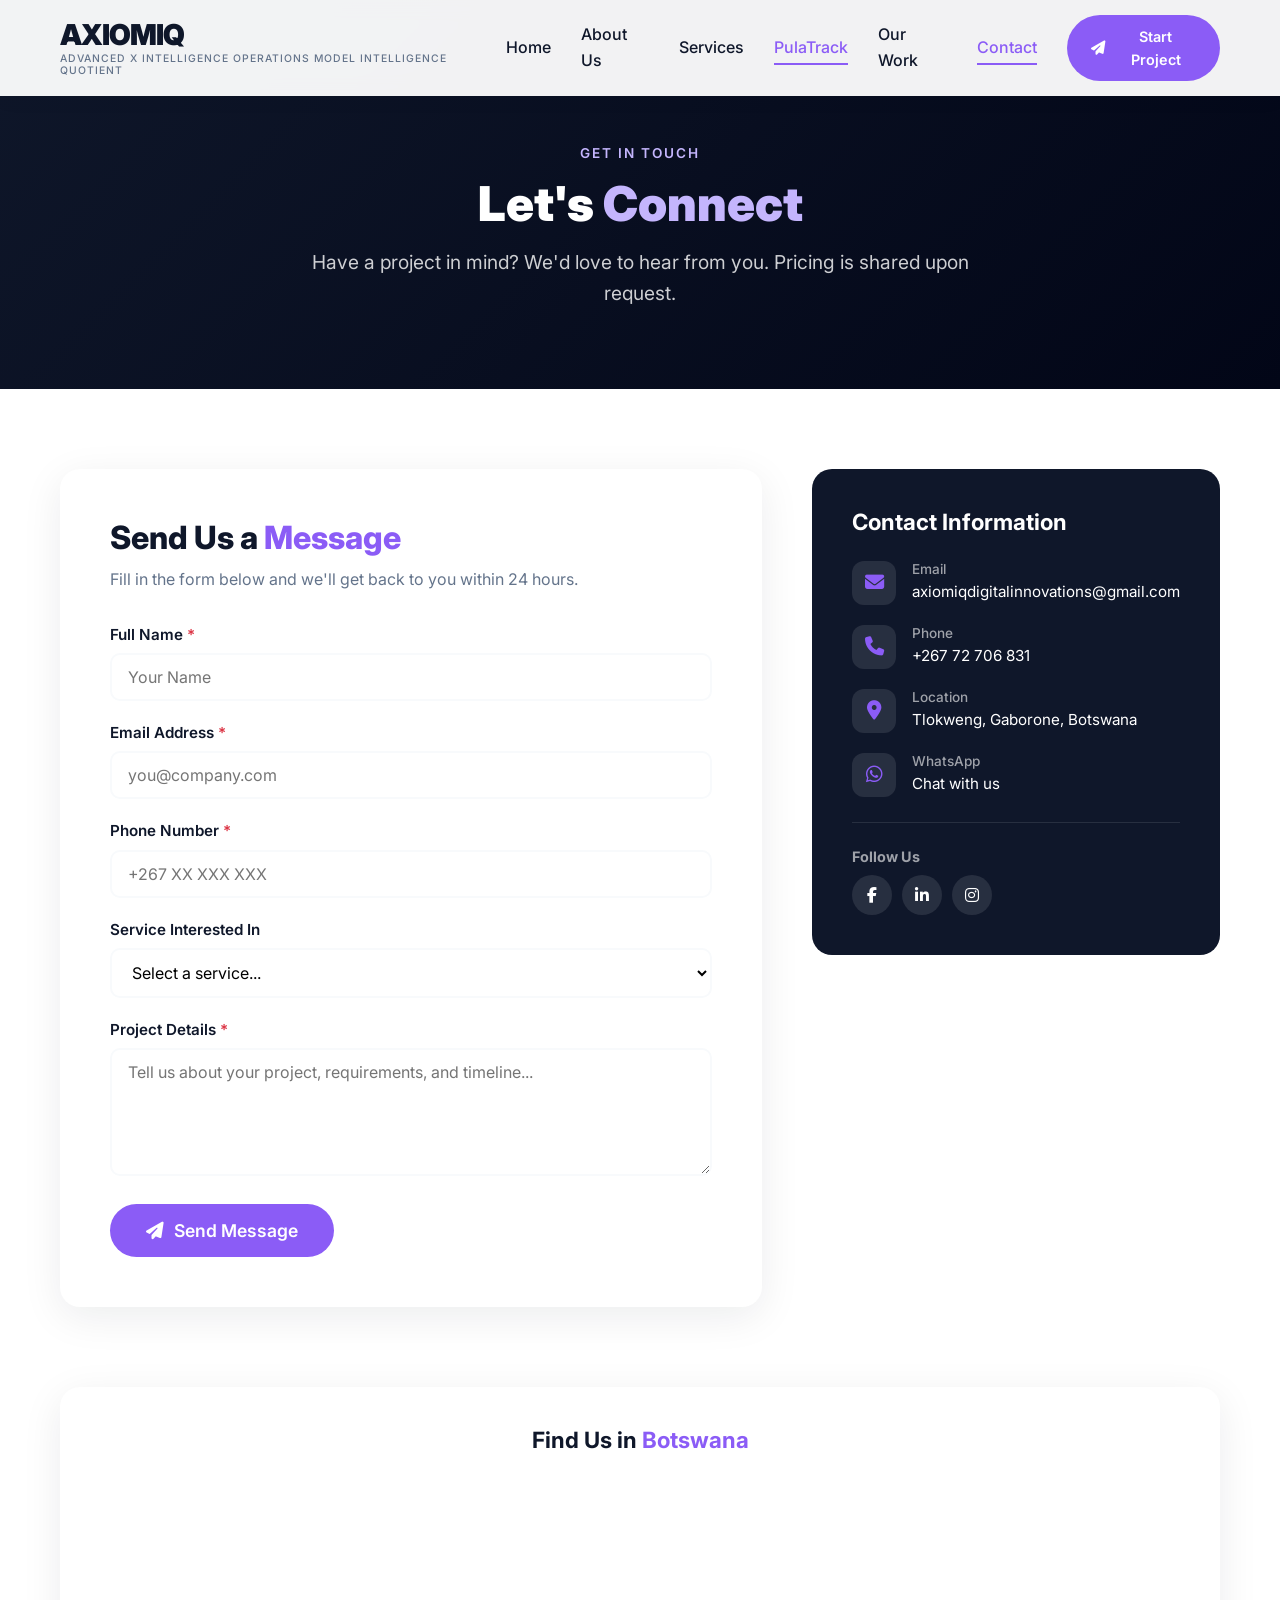
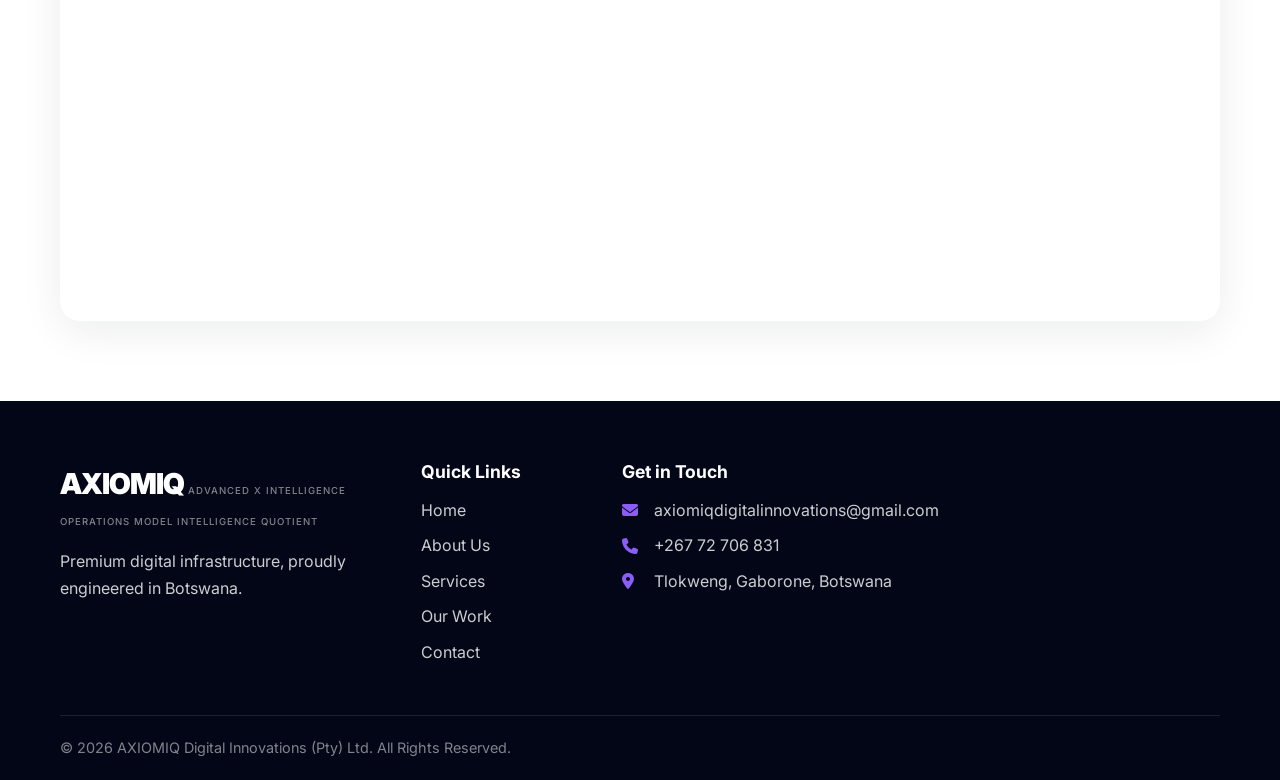
<file: contact.html>
<!DOCTYPE html>
<html lang="en">
<head>
    <meta charset="UTF-8">
    <meta name="viewport" content="width=device-width, initial-scale=1.0">
    <title>Contact AXIOMIQ</title>
    
    <link href="https://fonts.googleapis.com/css2?family=Inter:wght@300;400;500;600;700;800;900&display=swap" rel="stylesheet">
    <link rel="stylesheet" href="https://cdnjs.cloudflare.com/ajax/libs/font-awesome/6.4.0/css/all.min.css">
    <link rel="stylesheet" href="style.css">
</head>
<body>
  <header class="header">
        <nav class="navbar" role="navigation" aria-label="Main Navigation">
            <div class="nav-container">
                <div class="logo">
                    <a href="index.html" aria-label="AXIOMIQ Home">
                        <span class="logo-text">AXIOMIQ</span>
                        <span class="logo-tagline">Advanced X Intelligence Operations Model Intelligence Quotient</span>
                    </a>
                </div>
                <ul class="nav-menu" id="navMenu">
                    <li class="nav-item"><a href="index.html" class="nav-link">Home</a></li>
                    <li class="nav-item"><a href="about.html" class="nav-link">About Us</a></li>
                    <li class="nav-item"><a href="services.html" class="nav-link">Services</a></li>
                    <li class="nav-item"><a href="pulatrack.html" class="nav-link active">PulaTrack</a></li>
                    <li class="nav-item"><a href="portfolio.html" class="nav-link">Our Work</a></li>
                    <li class="nav-item"><a href="contact.html" class="nav-link">Contact</a></li>
                    <li class="nav-item">
                        <a href="contact.html" class="btn btn-primary nav-cta"><i class="fas fa-paper-plane"></i> Start Project</a>
                    </li>
                </ul>
                <div class="hamburger" id="hamburger" aria-label="Toggle Menu" role="button" tabindex="0">
                    <span class="bar"></span><span class="bar"></span><span class="bar"></span>
                </div>
            </div>
        </nav>
    </header>

    <main>
        <section class="page-hero">
            <div class="container">
                <div class="page-hero-content">
                    <span class="section-tag">Get in Touch</span>
                    <h1 class="page-hero-title">Let's <span class="highlight">Connect</span></h1>
                    <p class="page-hero-subtitle">
                        Have a project in mind? We'd love to hear from you. Pricing is shared upon request.
                    </p>
                </div>
            </div>
        </section>

        <section class="contact-section">
            <div class="container">
                <div class="contact-grid">
                    
                    <!-- Contact Form -->
                    <div class="contact-form-wrapper">
                        <h2 class="contact-form-title">Send Us a <span class="highlight">Message</span></h2>
                        <p class="contact-form-subtitle">
                            Fill in the form below and we'll get back to you within 24 hours.
                        </p>
                        
                        <form id="contactForm" class="contact-form" action="#" method="POST">
                            <div class="form-group">
                                <label for="name">Full Name <span class="required">*</span></label>
                                <input type="text" id="name" name="name" placeholder="Your Name" required>
                            </div>
                            
                            <div class="form-group">
                                <label for="email">Email Address <span class="required">*</span></label>
                                <input type="email" id="email" name="email" placeholder="you@company.com" required>
                            </div>
                            
                            <div class="form-group">
                                <label for="phone">Phone Number <span class="required">*</span></label>
                                <input type="tel" id="phone" name="phone" placeholder="+267 XX XXX XXX" required>
                            </div>
                            
                            <div class="form-group">
                                <label for="service">Service Interested In</label>
                                <select id="service" name="service">
                                    <option value="">Select a service...</option>
                                    <option value="website">Web Development</option>
                                    <option value="application">Mobile App Development</option>
                                    <option value="system">Business Systems (ERP/POS)</option>
                                    <option value="fintech">Fintech & AI Integration</option>
                                    <option value="branding">Branding & UI/UX</option>
                                    <option value="other">Other</option>
                                </select>
                            </div>
                            
                            <div class="form-group">
                                <label for="message">Project Details <span class="required">*</span></label>
                                <textarea id="message" name="message" rows="5" 
                                    placeholder="Tell us about your project, requirements, and timeline..." required></textarea>
                            </div>
                            
                            <button type="submit" class="btn btn-primary btn-large">
                                <i class="fas fa-paper-plane"></i> Send Message
                            </button>
                        </form>
                    </div>
                    
                    <!-- Contact Info -->
                    <div class="contact-info-wrapper">
                        <div class="contact-info-card">
                            <h3>Contact Information</h3>
                            
                            <div class="contact-info-item">
                                <div class="contact-info-icon">
                                    <i class="fas fa-envelope"></i>
                                </div>
                                <div>
                                    <h4>Email</h4>
                                    <a href="mailto:axiomiqdigitalinnovations@gmail.com">axiomiqdigitalinnovations@gmail.com</a>
                                </div>
                            </div>
                            
                            <div class="contact-info-item">
                                <div class="contact-info-icon">
                                    <i class="fas fa-phone"></i>
                                </div>
                                <div>
                                    <h4>Phone</h4>
                                    <a href="tel:+26772706831">+267 72 706 831</a>
                                </div>
                            </div>
                            
                            <div class="contact-info-item">
                                <div class="contact-info-icon">
                                    <i class="fas fa-map-marker-alt"></i>
                                </div>
                                <div>
                                    <h4>Location</h4>
                                    <span>Tlokweng, Gaborone, Botswana</span>
                                </div>
                            </div>
                            
                            <div class="contact-info-item">
                                <div class="contact-info-icon">
                                    <i class="fab fa-whatsapp"></i>
                                </div>
                                <div>
                                    <h4>WhatsApp</h4>
                                    <a href="https://wa.me/26772706831" target="_blank">Chat with us</a>
                                </div>
                            </div>
                            
                            <div class="contact-social">
                                <h4>Follow Us</h4>
                                <div class="social-links">
                                    <a href="#" target="_blank" aria-label="Facebook"><i class="fab fa-facebook-f"></i></a>
                                    <a href="#" target="_blank" aria-label="LinkedIn"><i class="fab fa-linkedin-in"></i></a>
                                    <a href="#" target="_blank" aria-label="Instagram"><i class="fab fa-instagram"></i></a>
                                </div>
                            </div>
                        </div>
                    </div>
                    
                </div>
            </div>
        </section>

        <!-- MAP SECTION -->
        <section class="map-section">
            <div class="container">
                <div class="map-wrapper">
                    <h3 class="map-title">Find Us in <span class="highlight">Botswana</span></h3>
                    <div class="map-container">
                        <iframe 
                            src="https://www.google.com/maps/embed?pb=!1m18!1m12!1m3!1d115403.89350027993!2d25.900000000000034!3d-24.6666667!2m3!1f0!2f0!3f0!3m2!1i1024!2i768!4f13.1!3m3!1m2!1s0x1ebb58b9e2a0105b%3A0xd10d2ca1e6eb35e0!2sGaborone%2C%20Botswana!5e0!3m2!1sen!2s!4v1700000000000" 
                            width="100%" height="400" style="border:0; border-radius: 16px;" 
                            allowfullscreen="" loading="lazy" referrerpolicy="no-referrer-when-downgrade" title="AXIOMIQ Location">
                        </iframe>
                    </div>
                </div>
            </div>
        </section>
    </main>

    <footer class="footer">
        <div class="container">
            <div class="footer-grid">
                <div class="footer-brand">
                    <div class="footer-logo">
                        <span class="logo-text">AXIOMIQ</span>
                        <span class="logo-tagline">Advanced X Intelligence Operations Model Intelligence Quotient</span>
                    </div>
                    <p class="footer-description">Premium digital infrastructure, proudly engineered in Botswana.</p>
                </div>
                <div class="footer-links">
                    <h4>Quick Links</h4>
                    <ul>
                        <li><a href="index.html">Home</a></li>
                        <li><a href="about.html">About Us</a></li>
                        <li><a href="services.html">Services</a></li>
                        <li><a href="portfolio.html">Our Work</a></li>
                        <li><a href="contact.html">Contact</a></li>
                    </ul>
                </div>
                <div class="footer-contact">
                    <h4>Get in Touch</h4>
                    <ul>
                        <li><i class="fas fa-envelope"></i> <a href="mailto:axiomiqdigitalinnovations@gmail.com">axiomiqdigitalinnovations@gmail.com</a></li>
                        <li><i class="fas fa-phone"></i> <a href="tel:+26772706831">+267 72 706 831</a></li>
                        <li><i class="fas fa-map-marker-alt"></i> <span>Tlokweng, Gaborone, Botswana</span></li>
                    </ul>
                </div>
            </div>
            <div class="footer-bottom">
                <p>&copy; 2026 AXIOMIQ Digital Innovations (Pty) Ltd. All Rights Reserved.</p>
            </div>
        </div>
    </footer>
    <script src="js/script.js"></script>
</body>
</html>
</file>
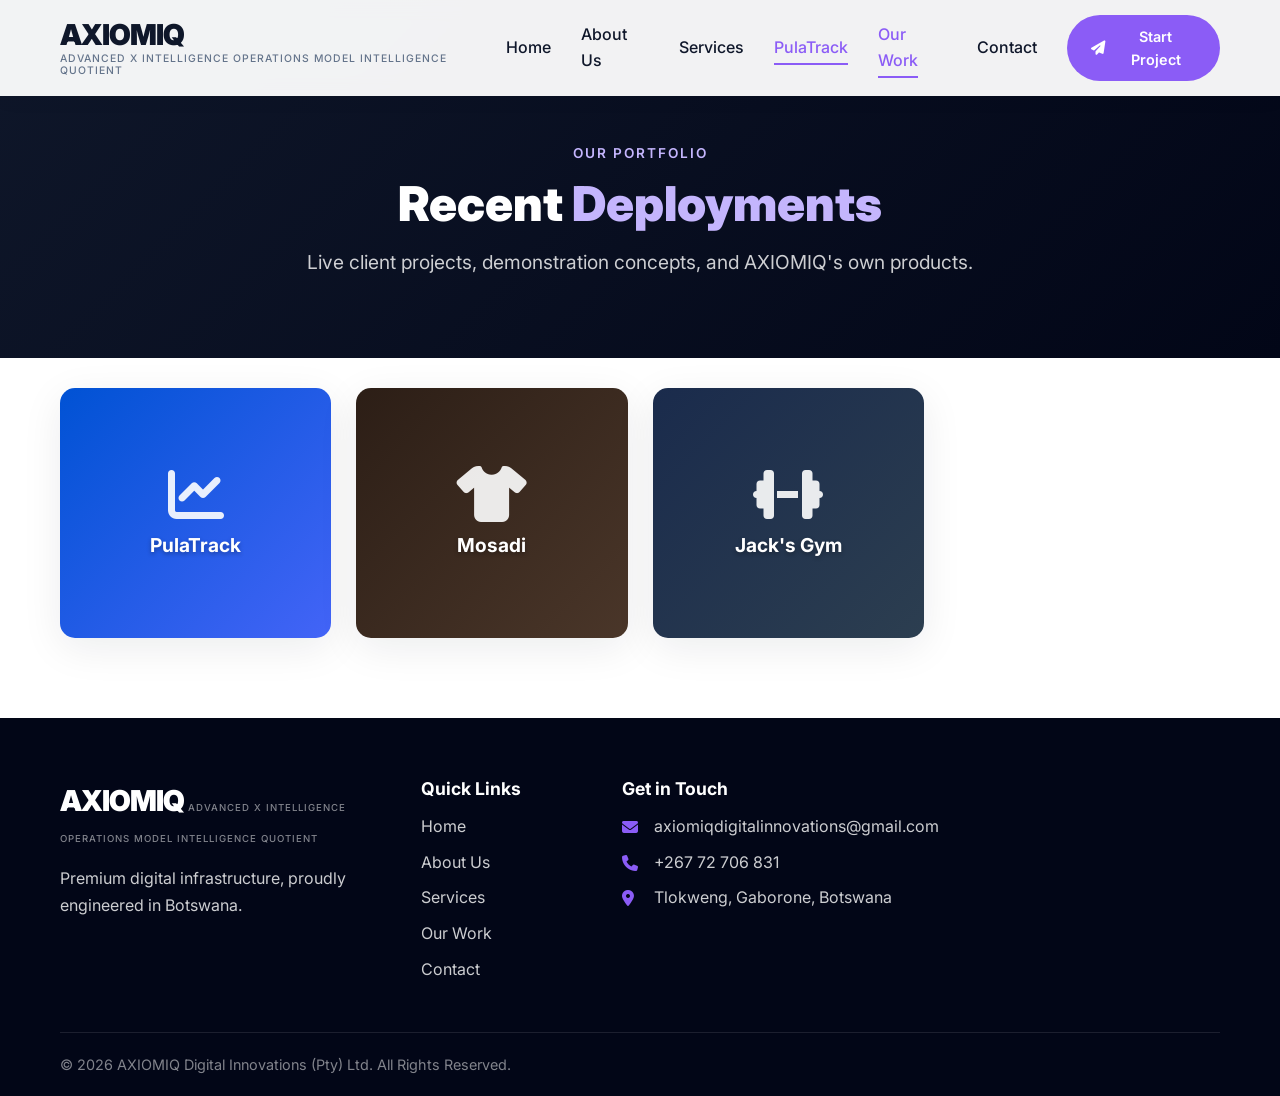
<file: portfolio.html>
<!DOCTYPE html>
<html lang="en">
<head>
    <meta charset="UTF-8">
    <meta name="viewport" content="width=device-width, initial-scale=1.0">
    <title>Our Work - AXIOMIQ</title>
    
    <link href="https://fonts.googleapis.com/css2?family=Inter:wght@300;400;500;600;700;800;900&display=swap" rel="stylesheet">
    <link rel="stylesheet" href="https://cdnjs.cloudflare.com/ajax/libs/font-awesome/6.4.0/css/all.min.css">
    <link rel="stylesheet" href="style.css">
</head>
<body>
     <header class="header">
        <nav class="navbar" role="navigation" aria-label="Main Navigation">
            <div class="nav-container">
                <div class="logo">
                    <a href="index.html" aria-label="AXIOMIQ Home">
                        <span class="logo-text">AXIOMIQ</span>
                        <span class="logo-tagline">Advanced X Intelligence Operations Model Intelligence Quotient</span>
                    </a>
                </div>
                <ul class="nav-menu" id="navMenu">
                    <li class="nav-item"><a href="index.html" class="nav-link">Home</a></li>
                    <li class="nav-item"><a href="about.html" class="nav-link">About Us</a></li>
                    <li class="nav-item"><a href="services.html" class="nav-link">Services</a></li>
                    <li class="nav-item"><a href="pulatrack.html" class="nav-link active">PulaTrack</a></li>
                    <li class="nav-item"><a href="portfolio.html" class="nav-link">Our Work</a></li>
                    <li class="nav-item"><a href="contact.html" class="nav-link">Contact</a></li>
                    <li class="nav-item">
                        <a href="contact.html" class="btn btn-primary nav-cta"><i class="fas fa-paper-plane"></i> Start Project</a>
                    </li>
                </ul>
                <div class="hamburger" id="hamburger" aria-label="Toggle Menu" role="button" tabindex="0">
                    <span class="bar"></span><span class="bar"></span><span class="bar"></span>
                </div>
            </div>
        </nav>
    </header>
    <main>
        <section class="page-hero">
            <div class="container">
                <div class="page-hero-content">
                    <span class="section-tag">Our Portfolio</span>
                    <h1 class="page-hero-title">Recent <span class="highlight">Deployments</span></h1>
                    <p class="page-hero-subtitle">
                        Live client projects, demonstration concepts, and AXIOMIQ's own products.
                    </p>
                </div>
            </div>
        </section>

        <section class="portfolio-grid-full">
            <div class="container">
                <div class="portfolio-grid">
                    
                    <!-- PulaTrack -->
                    <div class="portfolio-item">
                        <div class="project-thumbnail" style="background: linear-gradient(135deg, #0052D4, #4364F7);">
                            <div class="thumbnail-content">
                                <i class="fas fa-chart-line"></i>
                                <span>PulaTrack</span>
                            </div>
                        </div>
                        <div class="portfolio-overlay">
                            <div class="project-header">
                                <i class="fas fa-star"></i>
                                <h4>PulaTrack App</h4>
                            </div>
                            <p>AI-powered smart money tracking for Botswana. Live with active users.</p>
                            <div class="portfolio-tags">
                                <span class="portfolio-tag">Flutter</span>
                                <span class="portfolio-tag">AI</span>
                                <span class="portfolio-tag">Fintech</span>
                            </div>
                        </div>
                    </div>

                    <!-- Mosadi -->
                    <div class="portfolio-item">
                        <div class="project-thumbnail" style="background: linear-gradient(135deg, #2c1e16, #4a3629);">
                            <div class="thumbnail-content">
                                <i class="fas fa-tshirt"></i>
                                <span>Mosadi</span>
                            </div>
                        </div>
                        <div class="portfolio-overlay">
                            <div class="project-header">
                                <i class="fas fa-globe"></i>
                                <h4>Mosadi Clothing Studios</h4>
                            </div>
                            <p>Premium brand website & e-commerce UI for a Botswana fashion label.</p>
                            <div class="portfolio-tags">
                                <span class="portfolio-tag">HTML/CSS</span>
                                <span class="portfolio-tag">UI/UX</span>
                            </div>
                        </div>
                    </div>

                    <!-- Jack's Gym -->
                    <div class="portfolio-item">
                        <div class="project-thumbnail" style="background: linear-gradient(135deg, #1A2B4C, #2C3E50);">
                            <div class="thumbnail-content">
                                <i class="fas fa-dumbbell"></i>
                                <span>Jack's Gym</span>
                            </div>
                        </div>
                        <div class="portfolio-overlay">
                            <div class="project-header">
                                <i class="fas fa-mobile-alt"></i>
                                <h4>Jack's Gym App</h4>
                            </div>
                            <p>Dedicated membership & scheduling mobile app (In Development).</p>
                            <div class="portfolio-tags">
                                <span class="portfolio-tag">React Native</span>
                                <span class="portfolio-tag">App</span>
                            </div>
                        </div>
                    </div>

                </div>
            </div>
        </section>
    </main>

    <footer class="footer">
        <div class="container">
            <div class="footer-grid">
                <div class="footer-brand">
                    <div class="footer-logo">
                        <span class="logo-text">AXIOMIQ</span>
                        <span class="logo-tagline">Advanced X Intelligence Operations Model Intelligence Quotient</span>
                    </div>
                    <p class="footer-description">Premium digital infrastructure, proudly engineered in Botswana.</p>
                </div>
                <div class="footer-links">
                    <h4>Quick Links</h4>
                    <ul>
                        <li><a href="index.html">Home</a></li>
                        <li><a href="about.html">About Us</a></li>
                        <li><a href="services.html">Services</a></li>
                        <li><a href="portfolio.html">Our Work</a></li>
                        <li><a href="contact.html">Contact</a></li>
                    </ul>
                </div>
                <div class="footer-contact">
                    <h4>Get in Touch</h4>
                    <ul>
                        <li><i class="fas fa-envelope"></i> <a href="mailto:axiomiqdigitalinnovations@gmail.com">axiomiqdigitalinnovations@gmail.com</a></li>
                        <li><i class="fas fa-phone"></i> <a href="tel:+26772706831">+267 72 706 831</a></li>
                        <li><i class="fas fa-map-marker-alt"></i> <span>Tlokweng, Gaborone, Botswana</span></li>
                    </ul>
                </div>
            </div>
            <div class="footer-bottom">
                <p>&copy; 2026 AXIOMIQ Digital Innovations (Pty) Ltd. All Rights Reserved.</p>
            </div>
        </div>
    </footer>
    <script src="js/script.js"></script>
</body>
</html>
</file>
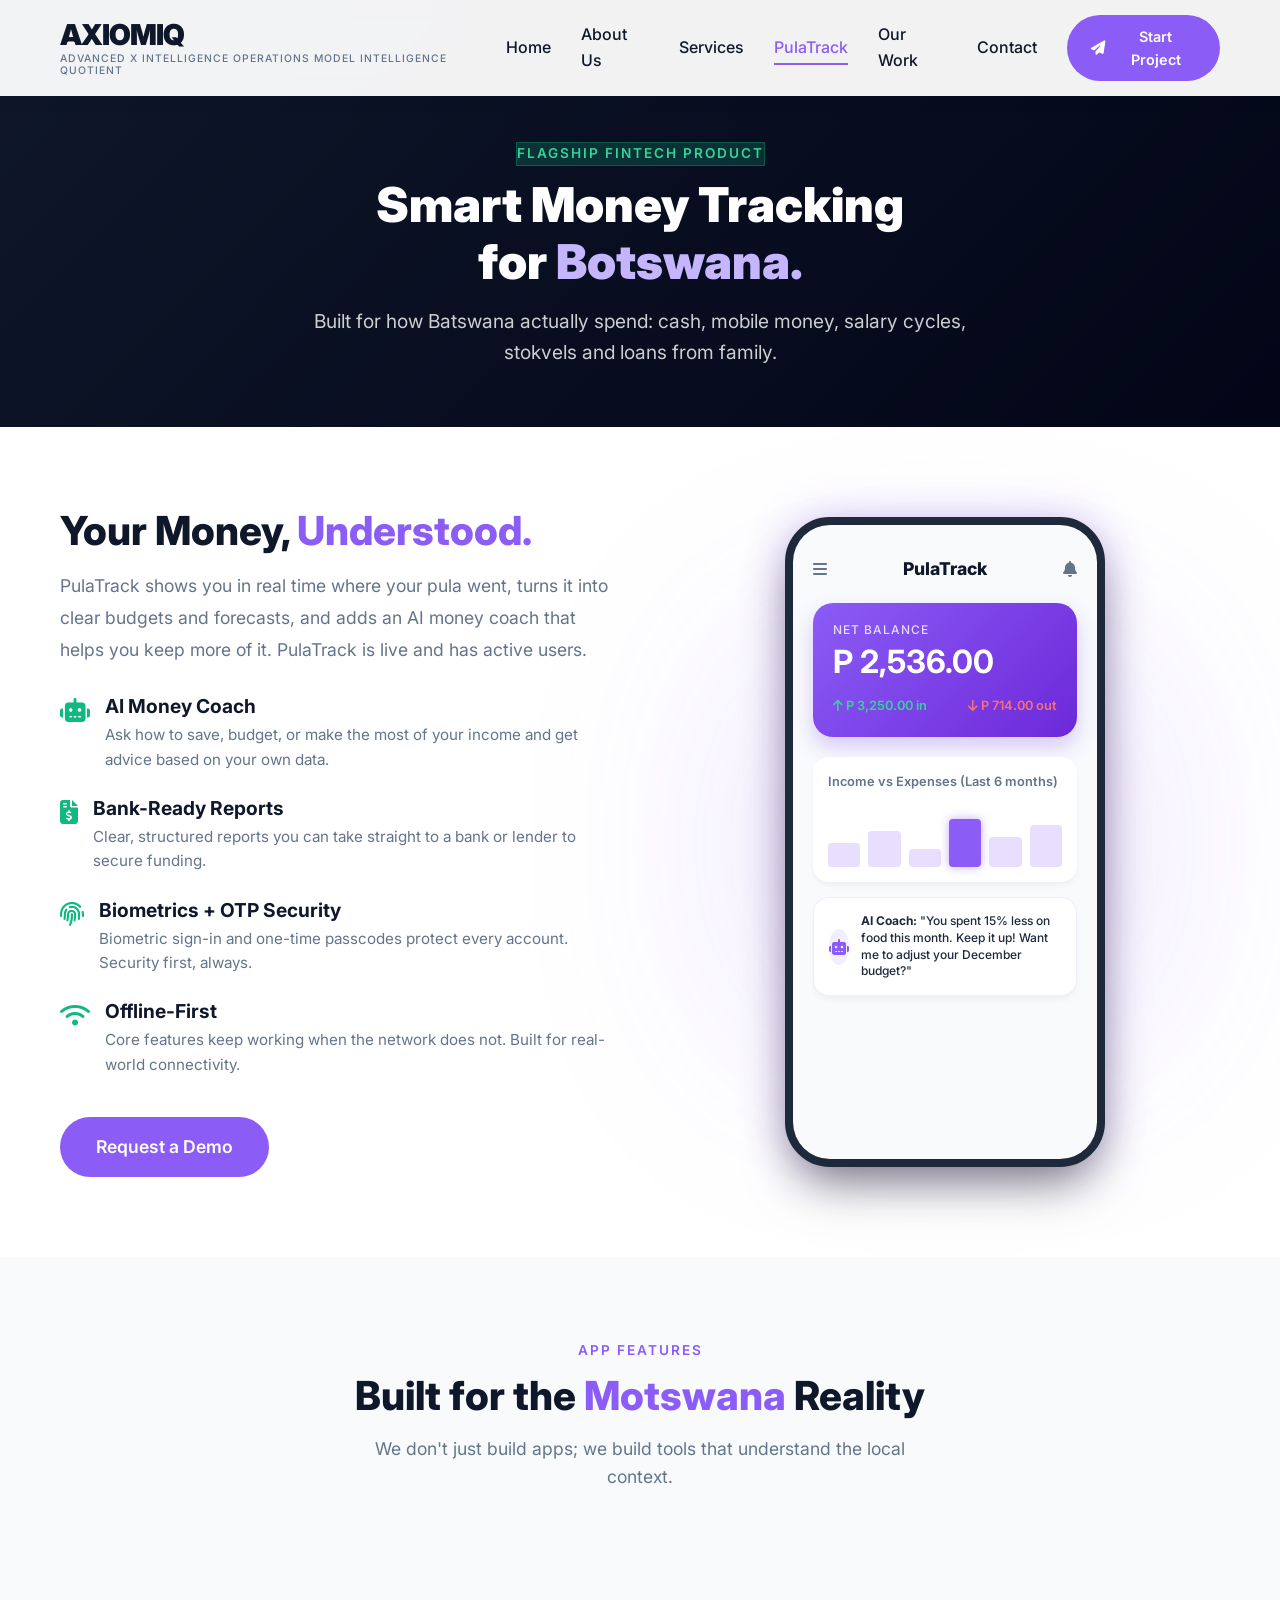
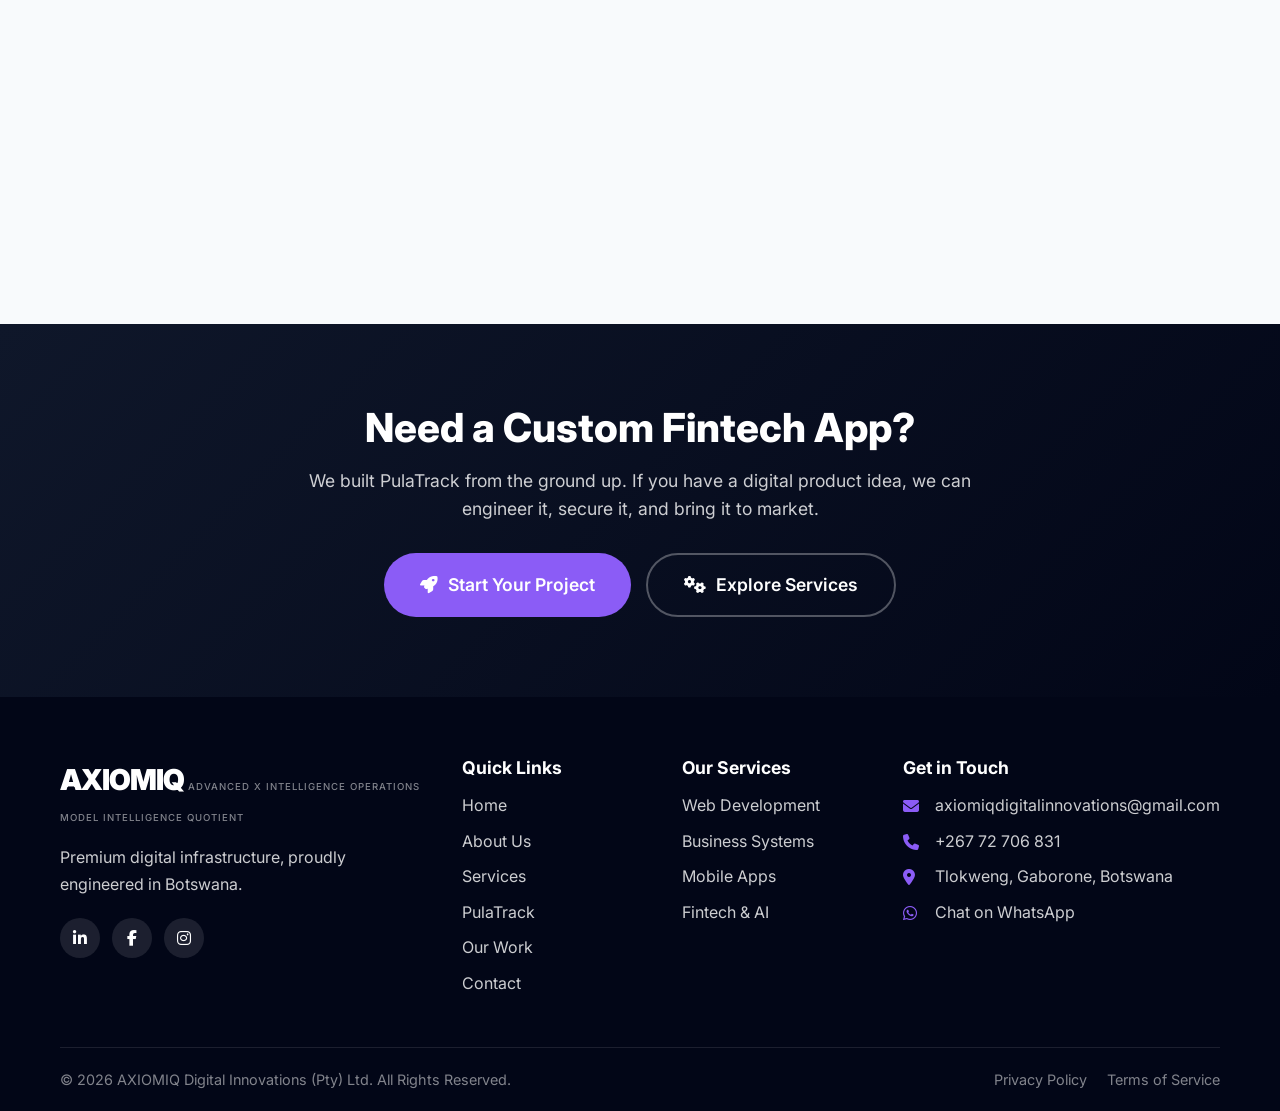
<file: pulatrack.html>
<!DOCTYPE html>
<html lang="en">
<head>
    <meta charset="UTF-8">
    <meta name="viewport" content="width=device-width, initial-scale=1.0">
    <title>PulaTrack | AXIOMIQ Flagship Fintech</title>
    
    <meta name="description" content="PulaTrack is a budgeting and money-tracking app built for how Batswana actually spend. AI money coach, bank-ready reports, and offline-first security.">
    
    <link href="https://fonts.googleapis.com/css2?family=Inter:wght@300;400;500;600;700;800;900&display=swap" rel="stylesheet">
    <link rel="stylesheet" href="https://cdnjs.cloudflare.com/ajax/libs/font-awesome/6.4.0/css/all.min.css">
    <link rel="stylesheet" href="style.css">
    
    <!-- Custom CSS just for the Phone Mockup -->
    <style>
        .phone-mockup-wrapper {
            display: flex;
            justify-content: center;
            position: relative;
        }
        .phone-mockup {
            width: 320px;
            height: 650px;
            background-color: #000;
            border-radius: 45px;
            border: 8px solid #1E293B;
            position: relative;
            overflow: hidden;
            box-shadow: 0 25px 50px -12px rgba(0, 0, 0, 0.5), 0 0 40px rgba(139, 92, 246, 0.3);
            z-index: 2;
        }
        /* Screen UI */
        .screen {
            background-color: #F8FAFC;
            height: 100%;
            padding: 20px;
            display: flex;
            flex-direction: column;
            font-family: 'Inter', sans-serif;
            overflow-y: auto;
        }
        .screen-header {
            display: flex;
            justify-content: space-between;
            align-items: center;
            margin-bottom: 20px;
            margin-top: 10px;
        }
        .balance-card {
            background: linear-gradient(135deg, #8B5CF6, #6D28D9);
            border-radius: 20px;
            padding: 20px;
            color: white;
            margin-bottom: 20px;
            box-shadow: 0 10px 20px rgba(139, 92, 246, 0.3);
        }
        .balance-card h4 { color: rgba(255,255,255,0.8); font-size: 0.75rem; font-weight: 500; letter-spacing: 1px; margin-bottom: 5px; }
        .balance-card h2 { color: white; font-size: 2rem; font-weight: 700; margin-bottom: 15px; }
        .balance-stats { display: flex; justify-content: space-between; font-size: 0.8rem; font-weight: 600; }
        .balance-stats .in { color: #34D399; }
        .balance-stats .out { color: #F87171; }
        
        .chart-card {
            background: white;
            border-radius: 16px;
            padding: 15px;
            margin-bottom: 15px;
            box-shadow: 0 4px 6px -1px rgba(0,0,0,0.05);
        }
        .chart-card p { font-size: 0.8rem; color: #64748B; margin-bottom: 15px; font-weight: 600; }
        .bars { display: flex; align-items: flex-end; gap: 8px; height: 60px; }
        .bar { flex: 1; background: rgba(139, 92, 246, 0.2); border-radius: 4px; }
        .bar.active { background: #8B5CF6; box-shadow: 0 0 10px rgba(139, 92, 246, 0.5); }

        .ai-chat {
            background: white;
            border-radius: 16px;
            padding: 15px;
            display: flex;
            gap: 12px;
            align-items: center;
            box-shadow: 0 4px 6px -1px rgba(0,0,0,0.05);
            border: 1px solid rgba(139, 92, 246, 0.1);
        }
        .ai-avatar {
            width: 36px; height: 36px;
            background: rgba(139, 92, 246, 0.1);
            border-radius: 50%;
            display: flex; justify-content: center; align-items: center;
            color: #8B5CF6; font-size: 1rem;
        }
        .ai-chat p { font-size: 0.75rem; color: #1E293B; line-height: 1.4; font-weight: 500; }

        .glow-bg {
            position: absolute;
            top: 50%; left: 50%;
            transform: translate(-50%, -50%);
            width: 400px; height: 400px;
            background: #8B5CF6;
            filter: blur(120px);
            opacity: 0.15;
            z-index: 1;
        }

        /* Custom list icon */
        .feature-list li { display: flex; gap: 15px; margin-bottom: 25px; align-items: flex-start; }
        .feature-list i { color: var(--accent); font-size: 1.5rem; margin-top: 3px; }
        .feature-list h4 { font-size: 1.2rem; margin-bottom: 5px; }
        .feature-list p { color: var(--gray); font-size: 0.95rem; }
    </style>
</head>
<body>
    <!-- HEADER -->
    <header class="header">
        <nav class="navbar" role="navigation" aria-label="Main Navigation">
            <div class="nav-container">
                <div class="logo">
                    <a href="index.html" aria-label="AXIOMIQ Home">
                        <span class="logo-text">AXIOMIQ</span>
                        <span class="logo-tagline">Advanced X Intelligence Operations Model Intelligence Quotient</span>
                    </a>
                </div>
                <ul class="nav-menu" id="navMenu">
                    <li class="nav-item"><a href="index.html" class="nav-link">Home</a></li>
                    <li class="nav-item"><a href="about.html" class="nav-link">About Us</a></li>
                    <li class="nav-item"><a href="services.html" class="nav-link">Services</a></li>
                    <li class="nav-item"><a href="pulatrack.html" class="nav-link active">PulaTrack</a></li>
                    <li class="nav-item"><a href="portfolio.html" class="nav-link">Our Work</a></li>
                    <li class="nav-item"><a href="contact.html" class="nav-link">Contact</a></li>
                    <li class="nav-item">
                        <a href="contact.html" class="btn btn-primary nav-cta"><i class="fas fa-paper-plane"></i> Start Project</a>
                    </li>
                </ul>
                <div class="hamburger" id="hamburger" aria-label="Toggle Menu" role="button" tabindex="0">
                    <span class="bar"></span><span class="bar"></span><span class="bar"></span>
                </div>
            </div>
        </nav>
    </header>

    <main>
        <!-- PAGE HERO -->
        <section class="page-hero" style="padding-bottom: 60px;">
            <div class="container">
                <div class="page-hero-content">
                    <span class="section-tag" style="background: rgba(16, 185, 129, 0.2); color: #34D399; border: 1px solid rgba(16,185,129,0.3);">Flagship Fintech Product</span>
                    <h1 class="page-hero-title">Smart Money Tracking <br>for <span class="highlight">Botswana.</span></h1>
                    <p class="page-hero-subtitle">
                        Built for how Batswana actually spend: cash, mobile money, salary cycles, stokvels and loans from family. 
                    </p>
                </div>
            </div>
        </section>

        <!-- APP SHOWCASE -->
        <section class="services-overview" style="padding: 80px 0;">
            <div class="container">
                <div class="partnership-grid">
                    
                    <!-- Text Content -->
                    <div class="partnership-content">
                        <h2 class="section-title">Your Money, <span class="highlight">Understood.</span></h2>
                        <p class="partnership-description">
                            PulaTrack shows you in real time where your pula went, turns it into clear budgets and forecasts, and adds an AI money coach that helps you keep more of it. PulaTrack is live and has active users.
                        </p>
                        
                        <ul class="feature-list">
                            <li>
                                <i class="fas fa-robot"></i>
                                <div>
                                    <h4>AI Money Coach</h4>
                                    <p>Ask how to save, budget, or make the most of your income and get advice based on your own data.</p>
                                </div>
                            </li>
                            <li>
                                <i class="fas fa-file-invoice-dollar"></i>
                                <div>
                                    <h4>Bank-Ready Reports</h4>
                                    <p>Clear, structured reports you can take straight to a bank or lender to secure funding.</p>
                                </div>
                            </li>
                            <li>
                                <i class="fas fa-fingerprint"></i>
                                <div>
                                    <h4>Biometrics + OTP Security</h4>
                                    <p>Biometric sign-in and one-time passcodes protect every account. Security first, always.</p>
                                </div>
                            </li>
                            <li>
                                <i class="fas fa-wifi"></i>
                                <div>
                                    <h4>Offline-First</h4>
                                    <p>Core features keep working when the network does not. Built for real-world connectivity.</p>
                                </div>
                            </li>
                        </ul>
                        
                        <div style="margin-top: 40px;">
                            <a href="contact.html" class="btn btn-primary btn-large">Request a Demo</a>
                        </div>
                    </div>

                    <!-- Custom Phone Mockup -->
                    <div class="phone-mockup-wrapper">
                        <div class="glow-bg"></div>
                        <div class="phone-mockup">
                            <div class="screen">
                                <!-- Fake UI Header -->
                                <div class="screen-header">
                                    <i class="fas fa-bars" style="color: #64748B;"></i>
                                    <div style="font-weight: 800; color: #0F172A; font-size: 1.1rem;">PulaTrack</div>
                                    <i class="fas fa-bell" style="color: #64748B;"></i>
                                </div>
                                
                                <!-- Balance Card -->
                                <div class="balance-card">
                                    <h4>NET BALANCE</h4>
                                    <h2>P 2,536.00</h2>
                                    <div class="balance-stats">
                                        <span class="in"><i class="fas fa-arrow-up"></i> P 3,250.00 in</span>
                                        <span class="out"><i class="fas fa-arrow-down"></i> P 714.00 out</span>
                                    </div>
                                </div>

                                <!-- Chart Card -->
                                <div class="chart-card">
                                    <p>Income vs Expenses (Last 6 months)</p>
                                    <div class="bars">
                                        <div class="bar" style="height: 40%;"></div>
                                        <div class="bar" style="height: 60%;"></div>
                                        <div class="bar" style="height: 30%;"></div>
                                        <div class="bar active" style="height: 80%;"></div>
                                        <div class="bar" style="height: 50%;"></div>
                                        <div class="bar" style="height: 70%;"></div>
                                    </div>
                                </div>

                                <!-- AI Chat Snippet -->
                                <div class="ai-chat">
                                    <div class="ai-avatar"><i class="fas fa-robot"></i></div>
                                    <p><strong>AI Coach:</strong> "You spent 15% less on food this month. Keep it up! Want me to adjust your December budget?"</p>
                                </div>
                            </div>
                        </div>
                    </div>

                </div>
            </div>
        </section>

        <!-- DEEP DIVE FEATURES GRID -->
        <section class="portfolio-teaser" style="padding: 80px 0;">
            <div class="container">
                <div class="section-header">
                    <span class="section-tag">App Features</span>
                    <h2 class="section-title">Built for the <span class="highlight">Motswana</span> Reality</h2>
                    <p class="section-subtitle">We don't just build apps; we build tools that understand the local context.</p>
                </div>

                <div class="services-grid">
                    <!-- Feature 1 -->
                    <div class="service-card">
                        <div class="service-icon"><i class="fas fa-chart-pie"></i></div>
                        <h3 class="service-title">Dashboard</h3>
                        <p class="service-description">Net balance, income, expenses, and savings at a glance. See exactly where your money is moving in real-time.</p>
                    </div>
                    <!-- Feature 2 -->
                    <div class="service-card">
                        <div class="service-icon"><i class="fas fa-chart-line"></i></div>
                        <h3 class="service-title">Budget & Forecast</h3>
                        <p class="service-description">Set monthly limits and see a 3-month projection. Know exactly where you're headed before the month ends.</p>
                    </div>
                    <!-- Feature 3 -->
                    <div class="service-card">
                        <div class="service-icon"><i class="fas fa-comment-dots"></i></div>
                        <h3 class="service-title">AI Money Coach</h3>
                        <p class="service-description">A personal money coach inside the app. Ask questions and get personalised financial guidance on the spot.</p>
                    </div>
                </div>
            </div>
        </section>

        <!-- CTA SECTION -->
        <section class="cta-section">
            <div class="container">
                <div class="cta-content">
                    <h2 class="cta-title">Need a Custom Fintech App?</h2>
                    <p class="cta-description">
                        We built PulaTrack from the ground up. If you have a digital product idea, we can engineer it, secure it, and bring it to market.
                    </p>
                    <div class="cta-buttons">
                        <a href="contact.html" class="btn btn-primary btn-large">
                            <i class="fas fa-rocket"></i> Start Your Project
                        </a>
                        <a href="services.html" class="btn btn-secondary btn-large">
                            <i class="fas fa-cogs"></i> Explore Services
                        </a>
                    </div>
                </div>
            </div>
        </section>
    </main>

    <!-- FOOTER -->
    <footer class="footer">
        <div class="container">
            <div class="footer-grid">
                <div class="footer-brand">
                    <div class="footer-logo">
                        <span class="logo-text">AXIOMIQ</span>
                        <span class="logo-tagline">Advanced X Intelligence Operations Model Intelligence Quotient</span>
                    </div>
                    <p class="footer-description">Premium digital infrastructure, proudly engineered in Botswana.</p>
                    <div class="footer-social">
                        <a href="#" aria-label="LinkedIn" target="_blank"><i class="fab fa-linkedin-in"></i></a>
                        <a href="#" aria-label="Facebook" target="_blank"><i class="fab fa-facebook-f"></i></a>
                        <a href="#" aria-label="Instagram" target="_blank"><i class="fab fa-instagram"></i></a>
                    </div>
                </div>
                <div class="footer-links">
                    <h4>Quick Links</h4>
                    <ul>
                        <li><a href="index.html">Home</a></li>
                        <li><a href="about.html">About Us</a></li>
                        <li><a href="services.html">Services</a></li>
                        <li><a href="pulatrack.html">PulaTrack</a></li>
                        <li><a href="portfolio.html">Our Work</a></li>
                        <li><a href="contact.html">Contact</a></li>
                    </ul>
                </div>
                <div class="footer-links">
                    <h4>Our Services</h4>
                    <ul>
                        <li><a href="services.html">Web Development</a></li>
                        <li><a href="services.html">Business Systems</a></li>
                        <li><a href="services.html">Mobile Apps</a></li>
                        <li><a href="services.html">Fintech & AI</a></li>
                    </ul>
                </div>
                <div class="footer-contact">
                    <h4>Get in Touch</h4>
                    <ul>
                        <li><i class="fas fa-envelope"></i> <a href="mailto:axiomiqdigitalinnovations@gmail.com">axiomiqdigitalinnovations@gmail.com</a></li>
                        <li><i class="fas fa-phone"></i> <a href="tel:+26772706831">+267 72 706 831</a></li>
                        <li><i class="fas fa-map-marker-alt"></i> <span>Tlokweng, Gaborone, Botswana</span></li>
                        <li><i class="fab fa-whatsapp"></i> <a href="https://wa.me/26772706831">Chat on WhatsApp</a></li>
                    </ul>
                </div>
            </div>
            <div class="footer-bottom">
                <p>&copy; 2026 AXIOMIQ Digital Innovations (Pty) Ltd. All Rights Reserved.</p>
                <div class="footer-bottom-links">
                    <a href="#">Privacy Policy</a>
                    <a href="#">Terms of Service</a>
                </div>
            </div>
        </div>
    </footer>

    <script src="js/script.js"></script>
</body>
</html>
</file>
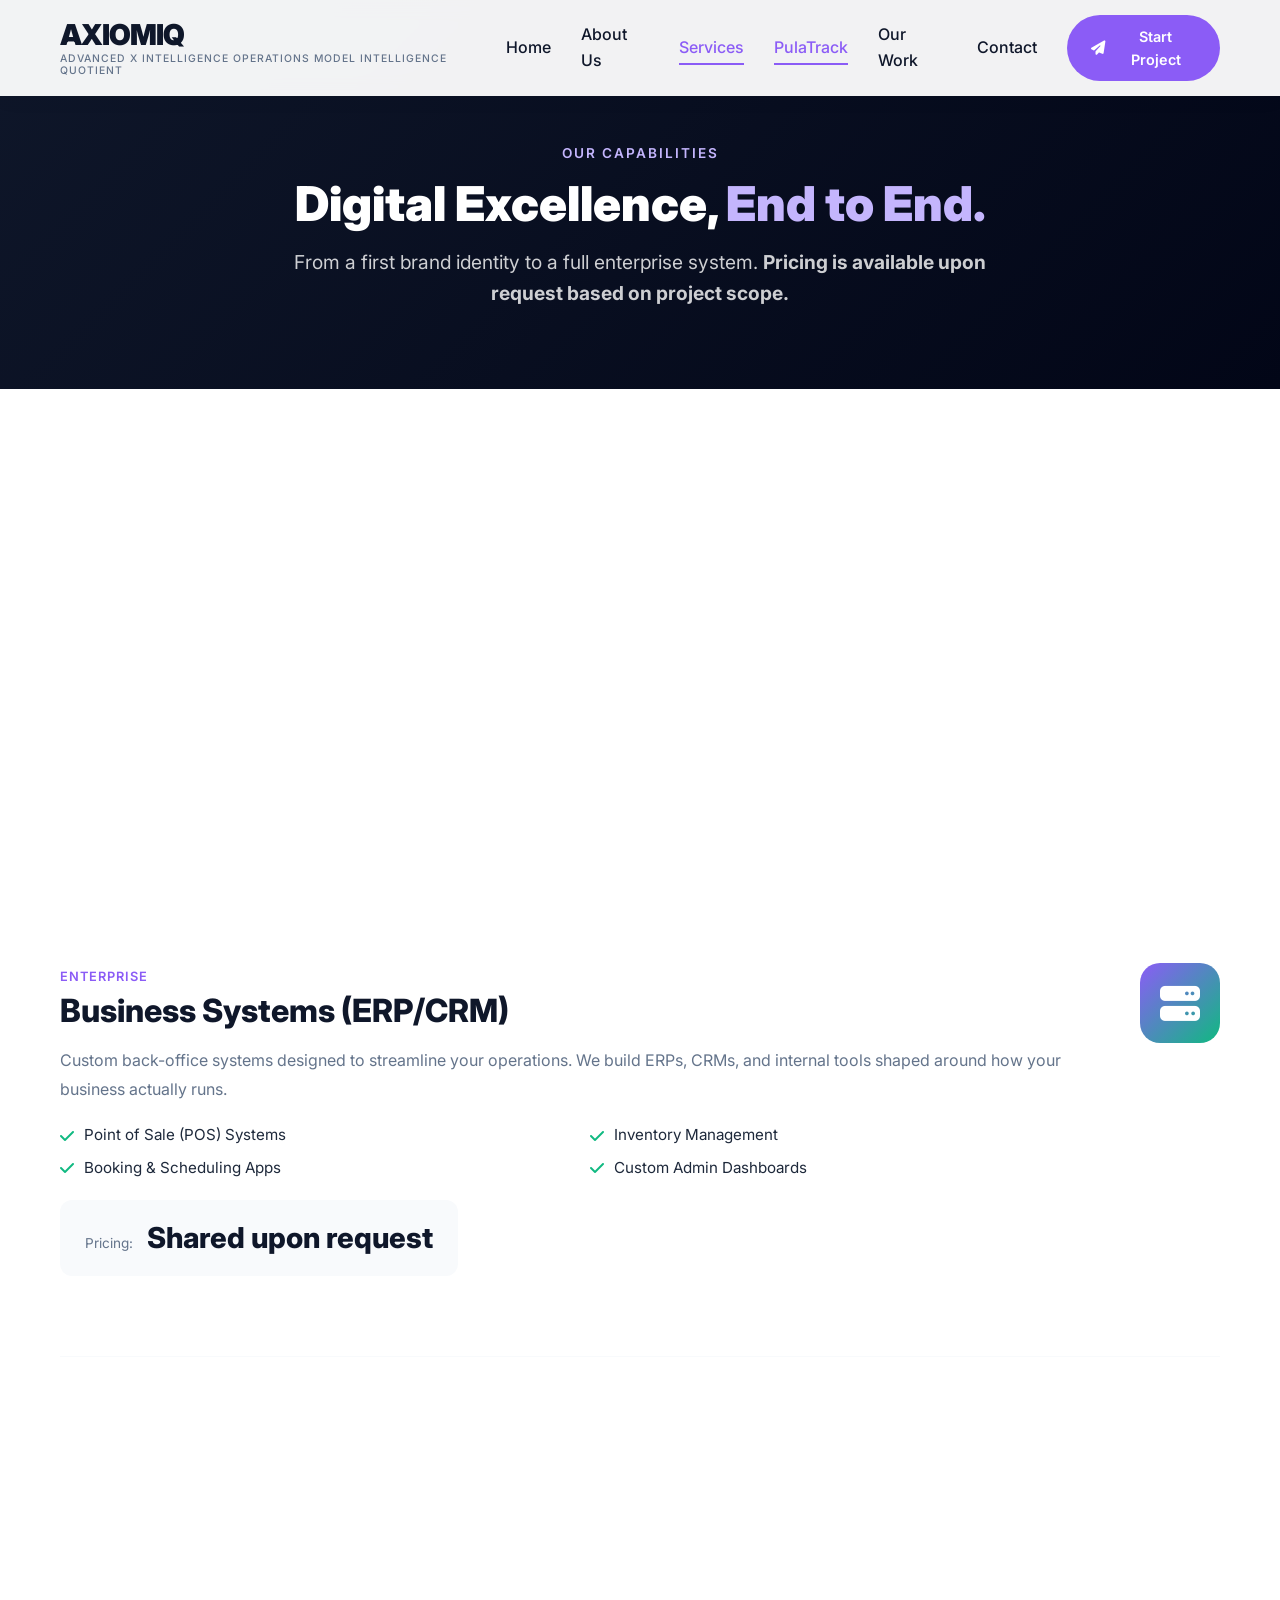
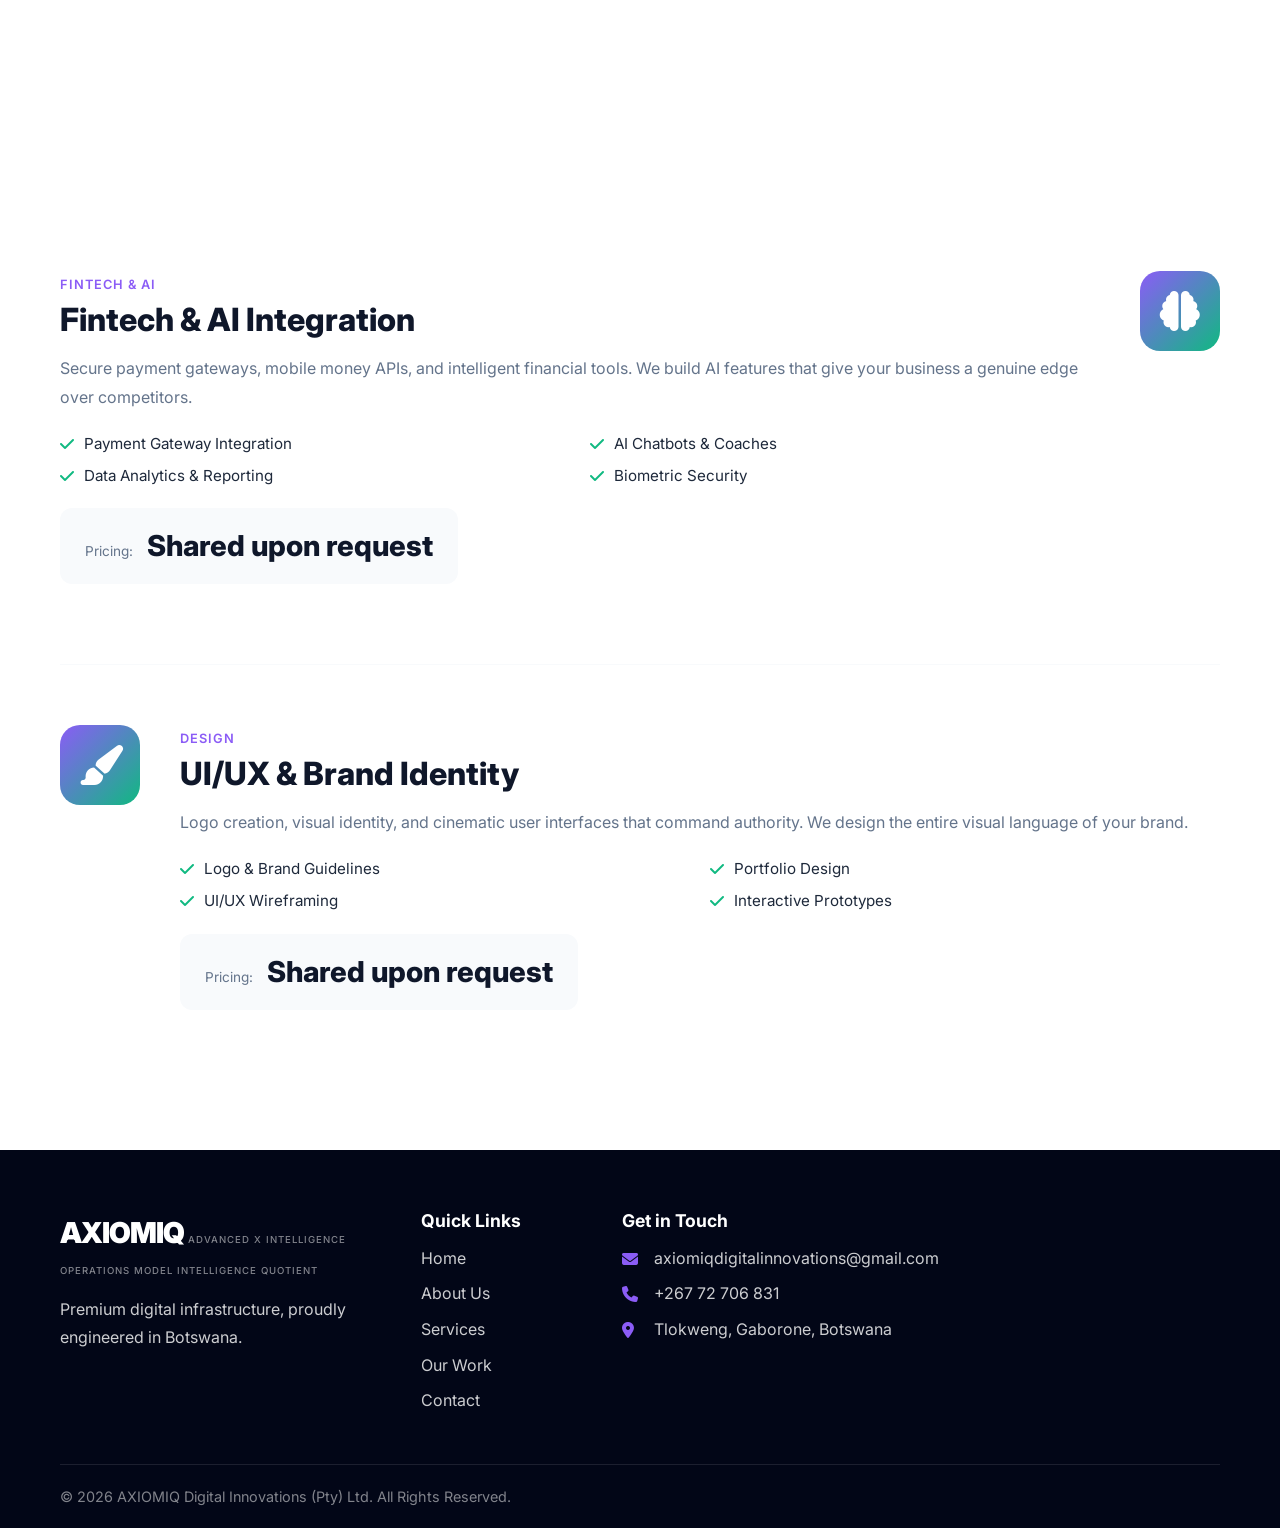
<file: services.html>
<!DOCTYPE html>
<html lang="en">
<head>
    <meta charset="UTF-8">
    <meta name="viewport" content="width=device-width, initial-scale=1.0">
    <title>Services - AXIOMIQ</title>
    
    <link href="https://fonts.googleapis.com/css2?family=Inter:wght@300;400;500;600;700;800;900&display=swap" rel="stylesheet">
    <link rel="stylesheet" href="https://cdnjs.cloudflare.com/ajax/libs/font-awesome/6.4.0/css/all.min.css">
    <link rel="stylesheet" href="style.css">
</head>
<body>
  <header class="header">
        <nav class="navbar" role="navigation" aria-label="Main Navigation">
            <div class="nav-container">
                <div class="logo">
                    <a href="index.html" aria-label="AXIOMIQ Home">
                        <span class="logo-text">AXIOMIQ</span>
                        <span class="logo-tagline">Advanced X Intelligence Operations Model Intelligence Quotient</span>
                    </a>
                </div>
                <ul class="nav-menu" id="navMenu">
                    <li class="nav-item"><a href="index.html" class="nav-link">Home</a></li>
                    <li class="nav-item"><a href="about.html" class="nav-link">About Us</a></li>
                    <li class="nav-item"><a href="services.html" class="nav-link">Services</a></li>
                    <li class="nav-item"><a href="pulatrack.html" class="nav-link active">PulaTrack</a></li>
                    <li class="nav-item"><a href="portfolio.html" class="nav-link">Our Work</a></li>
                    <li class="nav-item"><a href="contact.html" class="nav-link">Contact</a></li>
                    <li class="nav-item">
                        <a href="contact.html" class="btn btn-primary nav-cta"><i class="fas fa-paper-plane"></i> Start Project</a>
                    </li>
                </ul>
                <div class="hamburger" id="hamburger" aria-label="Toggle Menu" role="button" tabindex="0">
                    <span class="bar"></span><span class="bar"></span><span class="bar"></span>
                </div>
            </div>
        </nav>
    </header>
    <main>
        <section class="page-hero">
            <div class="container">
                <div class="page-hero-content">
                    <span class="section-tag">Our Capabilities</span>
                    <h1 class="page-hero-title">Digital Excellence, <span class="highlight">End to End.</span></h1>
                    <p class="page-hero-subtitle">
                        From a first brand identity to a full enterprise system. <strong>Pricing is available upon request based on project scope.</strong>
                    </p>
                </div>
            </div>
        </section>

        <section class="services-full">
            <div class="container">
                
                <!-- Service 1 -->
                <div class="service-detail" id="websites">
                    <div class="service-detail-grid">
                        <div class="service-detail-icon"><i class="fas fa-code"></i></div>
                        <div>
                            <span class="service-detail-tag">Digital</span>
                            <h3 class="service-detail-title">Web Development</h3>
                            <p class="service-detail-description">High-performance, responsive websites and web apps built with modern frameworks. We ensure your site is lightning-fast, visually stunning, and optimized for search engines.</p>
                            <ul class="service-detail-list">
                                <li><i class="fas fa-check"></i> Custom Web Applications</li>
                                <li><i class="fas fa-check"></i> E-commerce Platforms</li>
                                <li><i class="fas fa-check"></i> API Integrations</li>
                                <li><i class="fas fa-check"></i> SEO Optimization</li>
                            </ul>
                            <div class="service-detail-pricing">
                                <span class="price-label">Pricing:</span> <span class="price-amount">Shared upon request</span>
                            </div>
                        </div>
                    </div>
                </div>

                <!-- Service 2 -->
                <div class="service-detail" id="systems">
                    <div class="service-detail-grid reverse">
                        <div>
                            <span class="service-detail-tag">Enterprise</span>
                            <h3 class="service-detail-title">Business Systems (ERP/CRM)</h3>
                            <p class="service-detail-description">Custom back-office systems designed to streamline your operations. We build ERPs, CRMs, and internal tools shaped around how your business actually runs.</p>
                            <ul class="service-detail-list">
                                <li><i class="fas fa-check"></i> Point of Sale (POS) Systems</li>
                                <li><i class="fas fa-check"></i> Inventory Management</li>
                                <li><i class="fas fa-check"></i> Booking & Scheduling Apps</li>
                                <li><i class="fas fa-check"></i> Custom Admin Dashboards</li>
                            </ul>
                            <div class="service-detail-pricing">
                                <span class="price-label">Pricing:</span> <span class="price-amount">Shared upon request</span>
                            </div>
                        </div>
                        <div class="service-detail-icon"><i class="fas fa-server"></i></div>
                    </div>
                </div>

                <!-- Service 3 -->
                <div class="service-detail" id="mobile">
                    <div class="service-detail-grid">
                        <div class="service-detail-icon"><i class="fas fa-mobile-alt"></i></div>
                        <div>
                            <span class="service-detail-tag">Mobile</span>
                            <h3 class="service-detail-title">Mobile App Development</h3>
                            <p class="service-detail-description">Native and cross-platform iOS & Android applications with secure, offline-first architecture. Built for performance and seamless user experience.</p>
                            <ul class="service-detail-list">
                                <li><i class="fas fa-check"></i> React Native / Flutter Apps</li>
                                <li><i class="fas fa-check"></i> Offline-First Capabilities</li>
                                <li><i class="fas fa-check"></i> Push Notifications</li>
                                <li><i class="fas fa-check"></i> App Store Deployment</li>
                            </ul>
                            <div class="service-detail-pricing">
                                <span class="price-label">Pricing:</span> <span class="price-amount">Shared upon request</span>
                            </div>
                        </div>
                    </div>
                </div>

                <!-- Service 4 -->
                <div class="service-detail" id="fintech">
                    <div class="service-detail-grid reverse">
                        <div>
                            <span class="service-detail-tag">Fintech & AI</span>
                            <h3 class="service-detail-title">Fintech & AI Integration</h3>
                            <p class="service-detail-description">Secure payment gateways, mobile money APIs, and intelligent financial tools. We build AI features that give your business a genuine edge over competitors.</p>
                            <ul class="service-detail-list">
                                <li><i class="fas fa-check"></i> Payment Gateway Integration</li>
                                <li><i class="fas fa-check"></i> AI Chatbots & Coaches</li>
                                <li><i class="fas fa-check"></i> Data Analytics & Reporting</li>
                                <li><i class="fas fa-check"></i> Biometric Security</li>
                            </ul>
                            <div class="service-detail-pricing">
                                <span class="price-label">Pricing:</span> <span class="price-amount">Shared upon request</span>
                            </div>
                        </div>
                        <div class="service-detail-icon"><i class="fas fa-brain"></i></div>
                    </div>
                </div>

                <!-- Service 5 -->
                <div class="service-detail" id="branding">
                    <div class="service-detail-grid">
                        <div class="service-detail-icon"><i class="fas fa-paint-brush"></i></div>
                        <div>
                            <span class="service-detail-tag">Design</span>
                            <h3 class="service-detail-title">UI/UX & Brand Identity</h3>
                            <p class="service-detail-description">Logo creation, visual identity, and cinematic user interfaces that command authority. We design the entire visual language of your brand.</p>
                            <ul class="service-detail-list">
                                <li><i class="fas fa-check"></i> Logo & Brand Guidelines</li>
                                <li><i class="fas fa-check"></i> Portfolio Design</li>
                                <li><i class="fas fa-check"></i> UI/UX Wireframing</li>
                                <li><i class="fas fa-check"></i> Interactive Prototypes</li>
                            </ul>
                            <div class="service-detail-pricing">
                                <span class="price-label">Pricing:</span> <span class="price-amount">Shared upon request</span>
                            </div>
                        </div>
                    </div>
                </div>

            </div>
        </section>
    </main>

    <footer class="footer">
        <div class="container">
            <div class="footer-grid">
                <div class="footer-brand">
                    <div class="footer-logo">
                        <span class="logo-text">AXIOMIQ</span>
                        <span class="logo-tagline">Advanced X Intelligence Operations Model Intelligence Quotient</span>
                    </div>
                    <p class="footer-description">Premium digital infrastructure, proudly engineered in Botswana.</p>
                </div>
                <div class="footer-links">
                    <h4>Quick Links</h4>
                    <ul>
                        <li><a href="index.html">Home</a></li>
                        <li><a href="about.html">About Us</a></li>
                        <li><a href="services.html">Services</a></li>
                        <li><a href="portfolio.html">Our Work</a></li>
                        <li><a href="contact.html">Contact</a></li>
                    </ul>
                </div>
                <div class="footer-contact">
                    <h4>Get in Touch</h4>
                    <ul>
                        <li><i class="fas fa-envelope"></i> <a href="mailto:axiomiqdigitalinnovations@gmail.com">axiomiqdigitalinnovations@gmail.com</a></li>
                        <li><i class="fas fa-phone"></i> <a href="tel:+26772706831">+267 72 706 831</a></li>
                        <li><i class="fas fa-map-marker-alt"></i> <span>Tlokweng, Gaborone, Botswana</span></li>
                    </ul>
                </div>
            </div>
            <div class="footer-bottom">
                <p>&copy; 2026 AXIOMIQ Digital Innovations (Pty) Ltd. All Rights Reserved.</p>
            </div>
        </div>
    </footer>
    <script src="js/script.js"></script>
</body>
</html>
</file>
<file: style.css>
/* =============================================
   AXIOMIQ - Premium Light Theme (Violet & Emerald)
   ============================================= */

/* ----- RESET & BASE ----- */
*, *::before, *::after {
    margin: 0;
    padding: 0;
    box-sizing: border-box;
}

html { scroll-behavior: smooth; }

body {
    font-family: 'Inter', -apple-system, BlinkMacSystemFont, 'Segoe UI', Roboto, sans-serif;
    font-size: 16px;
    line-height: 1.6;
    color: #0F172A;
    background-color: #FFFFFF;
    overflow-x: hidden;
}

a { text-decoration: none; color: inherit; }
ul { list-style: none; }
img { max-width: 100%; height: auto; display: block; }

.container { max-width: 1200px; margin: 0 auto; padding: 0 20px; }

/* ----- AXIOMIQ BRAND COLORS ----- */
:root {
    --primary: #0F172A;          /* Deep Slate (Instead of Navy) */
    --primary-dark: #020617;     /* Almost Black */
    --secondary: #8B5CF6;        /* AXIOMIQ Violet (Instead of Blue) */
    --secondary-dark: #6D28D9;   /* Darker Violet */
    --accent: #10B981;           /* Fintech Emerald Green */
    --white: #FFFFFF;
    --light-gray: #F8FAFC;
    --gray: #64748B;
    --dark-gray: #1E293B;
    --shadow: 0 10px 40px rgba(15, 23, 42, 0.08);
    --shadow-hover: 0 20px 60px rgba(139, 92, 246, 0.15);
    --transition: all 0.3s ease;
}

/* ----- TYPOGRAPHY ----- */
h1, h2, h3, h4, h5, h6 { font-weight: 700; line-height: 1.2; color: var(--primary); }
.highlight { color: var(--secondary); }

.section-tag {
    display: inline-block; font-size: 0.85rem; font-weight: 600;
    text-transform: uppercase; letter-spacing: 2px;
    color: var(--secondary); margin-bottom: 10px;
}

.section-title { font-size: 2.5rem; font-weight: 800; margin-bottom: 15px; }
.section-subtitle { font-size: 1.1rem; color: var(--gray); max-width: 600px; margin: 0 auto; }
.section-header { text-align: center; margin-bottom: 50px; }
.text-center { text-align: center; }
.mt-4 { margin-top: 30px; }

/* ----- BUTTONS ----- */
.btn {
    display: inline-flex; align-items: center; gap: 10px;
    padding: 12px 28px; font-family: 'Inter', sans-serif;
    font-size: 1rem; font-weight: 600; border: none;
    border-radius: 50px; cursor: pointer;
    transition: var(--transition); text-align: center;
}

.btn-primary {
    background-color: var(--secondary);
    color: var(--white);
}

.btn-primary:hover {
    background-color: var(--secondary-dark);
    transform: translateY(-2px);
    box-shadow: 0 10px 30px rgba(139, 92, 246, 0.3);
}

.btn-secondary {
    background-color: var(--white);
    color: var(--primary);
    border: 2px solid var(--primary);
}

.btn-secondary:hover {
    background-color: var(--primary);
    color: var(--white);
    transform: translateY(-2px);
    box-shadow: 0 10px 30px rgba(15, 23, 42, 0.15);
}

.btn-large { padding: 16px 36px; font-size: 1.1rem; }

/* =============================================
   HEADER / NAVIGATION
   ============================================= */
.header {
    position: fixed; top: 0; left: 0; width: 100%;
    background-color: rgba(255, 255, 255, 0.95);
    backdrop-filter: blur(10px); z-index: 1000;
    box-shadow: 0 2px 20px rgba(0, 0, 0, 0.05);
    transition: var(--transition);
}

.header.scrolled { box-shadow: 0 4px 30px rgba(0, 0, 0, 0.1); }
.navbar { padding: 15px 0; }
.nav-container { display: flex; justify-content: space-between; align-items: center; max-width: 1200px; margin: 0 auto; padding: 0 20px; }

.logo a { display: flex; flex-direction: column; line-height: 1.2; }
.logo-text { font-size: 1.8rem; font-weight: 900; color: var(--primary); letter-spacing: -1px; }
.logo-text:hover { color: var(--secondary); transition: var(--transition); }
.logo-tagline { font-size: 0.65rem; font-weight: 500; color: var(--gray); letter-spacing: 1px; text-transform: uppercase; }

.nav-menu { display: flex; align-items: center; gap: 30px; }
.nav-link { font-weight: 500; color: var(--primary); padding: 8px 0; position: relative; transition: var(--transition); }

.nav-link::after {
    content: ''; position: absolute; bottom: 0; left: 0;
    width: 0; height: 2px; background-color: var(--secondary); transition: var(--transition);
}

.nav-link:hover::after, .nav-link.active::after { width: 100%; }
.nav-link:hover, .nav-link.active { color: var(--secondary); }
.nav-cta { padding: 10px 24px; font-size: 0.9rem; }

/* Hamburger Menu */
.hamburger { display: none; flex-direction: column; cursor: pointer; gap: 5px; padding: 5px; }
.bar { display: block; width: 28px; height: 3px; background-color: var(--primary); border-radius: 3px; transition: var(--transition); }
.hamburger.active .bar:nth-child(1) { transform: translateY(8px) rotate(45deg); }
.hamburger.active .bar:nth-child(2) { opacity: 0; }
.hamburger.active .bar:nth-child(3) { transform: translateY(-8px) rotate(-45deg); }

/* =============================================
   HERO SECTION
   ============================================= */
.hero {
    position: relative; min-height: 100vh; display: flex; align-items: center;
    background-color: var(--primary); padding-top: 80px; overflow: hidden;
}

/* AXIOMIQ Violet Overlay */
.hero-overlay {
    position: absolute; top: 0; left: 0; width: 100%; height: 100%;
    background: linear-gradient(135deg, rgba(15, 23, 42, 0.95) 0%, rgba(139, 92, 246, 0.25) 100%);
    z-index: 1;
}

.hero-content { position: relative; z-index: 2; width: 100%; padding: 60px 0; }
.hero-grid { display: grid; grid-template-columns: 1fr 1fr; gap: 60px; align-items: center; }
.hero-text { color: var(--white); }

.hero-badge {
    display: inline-block; background-color: rgba(139, 92, 246, 0.2);
    color: #C4B5FD; padding: 6px 18px; border-radius: 50px;
    font-size: 0.85rem; font-weight: 600; margin-bottom: 20px;
    border: 1px solid rgba(139, 92, 246, 0.3);
}

.hero-title { font-size: 3.5rem; font-weight: 900; color: var(--white); margin-bottom: 20px; line-height: 1.1; }
.hero-title .highlight { color: #C4B5FD; } /* Lighter violet for contrast on dark */
.hero-subtitle { font-size: 1.2rem; color: rgba(255, 255, 255, 0.8); max-width: 500px; margin-bottom: 30px; line-height: 1.7; }

.hero-buttons { display: flex; gap: 15px; flex-wrap: wrap; margin-bottom: 40px; }
.hero-buttons .btn-primary:hover { background-color: var(--white); color: var(--secondary-dark); }
.hero-buttons .btn-secondary { border-color: rgba(255, 255, 255, 0.3); color: var(--white); background: transparent; }
.hero-buttons .btn-secondary:hover { background-color: var(--white); color: var(--primary); border-color: var(--white); }

.hero-stats { display: flex; gap: 40px; }
.stat-item { display: flex; flex-direction: column; }
.stat-number { font-size: 2rem; font-weight: 800; color: var(--accent); } /* Emerald for Stats */
.stat-label { font-size: 0.9rem; color: rgba(255, 255, 255, 0.7); }

.hero-image img { width: 100%; border-radius: 20px; box-shadow: 0 20px 60px rgba(0, 0, 0, 0.4); object-fit: cover; height: 450px; border: 1px solid rgba(255,255,255,0.1); }

/* =============================================
   SERVICES OVERVIEW
   ============================================= */
.services-overview { padding: 100px 0; background-color: var(--white); }
.services-grid { display: grid; grid-template-columns: repeat(3, 1fr); gap: 30px; }

.service-card {
    background-color: var(--white); padding: 40px 30px; border-radius: 20px;
    box-shadow: var(--shadow); transition: var(--transition);
    border: 1px solid rgba(0, 0, 0, 0.05);
}

.service-card:hover { transform: translateY(-10px); box-shadow: var(--shadow-hover); border-color: rgba(139, 92, 246, 0.2); }

.service-icon {
    width: 60px; height: 60px; background: linear-gradient(135deg, var(--secondary), var(--accent));
    border-radius: 15px; display: flex; align-items: center; justify-content: center; margin-bottom: 20px;
}

.service-icon i { font-size: 1.8rem; color: var(--white); }
.service-title { font-size: 1.4rem; font-weight: 700; margin-bottom: 12px; }
.service-description { color: var(--gray); margin-bottom: 20px; line-height: 1.7; }

.service-features { margin-bottom: 20px; }
.service-features li { display: flex; align-items: center; gap: 10px; padding: 6px 0; color: var(--dark-gray); font-size: 0.95rem; }
.service-features li i { color: var(--accent); font-size: 1rem; } /* Emerald Checks */

.service-link { font-weight: 600; color: var(--secondary); transition: var(--transition); }
.service-link:hover { color: var(--secondary-dark); }
.service-link i { transition: var(--transition); }
.service-link:hover i { transform: translateX(5px); }

/* =============================================
   PORTFOLIO TEASER
   ============================================= */
.portfolio-teaser { padding: 100px 0; background-color: var(--light-gray); }
.portfolio-grid { display: grid; grid-template-columns: repeat(4, 1fr); gap: 25px; }

.portfolio-item { position: relative; border-radius: 15px; overflow: hidden; cursor: pointer; box-shadow: var(--shadow); }
.portfolio-item img { width: 100%; height: 250px; object-fit: cover; transition: var(--transition); }
.portfolio-item:hover img { transform: scale(1.05); }

.portfolio-overlay {
    position: absolute; bottom: 0; left: 0; right: 0; padding: 20px;
    background: linear-gradient(transparent, rgba(15, 23, 42, 0.95)); color: var(--white);
    transform: translateY(20px); opacity: 0; transition: var(--transition);
}

.portfolio-item:hover .portfolio-overlay { transform: translateY(0); opacity: 1; }
.portfolio-overlay h4 { color: var(--white); font-size: 1.1rem; margin-bottom: 5px; }
.portfolio-overlay p { font-size: 0.9rem; opacity: 0.8; margin-bottom: 10px; }

.portfolio-tag { display: inline-block; background-color: var(--secondary); padding: 3px 12px; border-radius: 50px; font-size: 0.75rem; font-weight: 600; color: var(--white); }

/* =============================================
   PARTNERSHIP SECTION
   ============================================= */
.partnership { padding: 100px 0; background-color: var(--white); }
.partnership-grid { display: grid; grid-template-columns: 1fr 1fr; gap: 60px; align-items: center; }
.partnership-image img { border-radius: 20px; box-shadow: var(--shadow); width: 100%; height: 400px; object-fit: cover; }
.partnership-description { color: var(--gray); font-size: 1.1rem; margin-bottom: 30px; line-height: 1.8; }
.partnership-features { display: flex; flex-direction: column; gap: 20px; }

.pf-item { display: flex; gap: 18px; align-items: flex-start; }
.pf-item i { font-size: 1.5rem; color: var(--secondary); margin-top: 5px; width: 40px; flex-shrink: 0; }
.pf-item h4 { font-size: 1.1rem; margin-bottom: 5px; }
.pf-item p { color: var(--gray); font-size: 0.95rem; }

/* =============================================
   CTA SECTION
   ============================================= */
.cta-section { padding: 80px 0; background: linear-gradient(135deg, var(--primary), var(--primary-dark)); text-align: center; }
.cta-content { max-width: 700px; margin: 0 auto; }
.cta-title { font-size: 2.5rem; font-weight: 800; color: var(--white); margin-bottom: 15px; }
.cta-title .highlight { color: #C4B5FD; }
.cta-description { color: rgba(255, 255, 255, 0.8); font-size: 1.1rem; margin-bottom: 30px; }

.cta-buttons { display: flex; gap: 15px; justify-content: center; flex-wrap: wrap; }
.cta-buttons .btn-primary { background-color: var(--secondary); color: var(--white); }
.cta-buttons .btn-primary:hover { background-color: var(--white); color: var(--primary); }
.cta-buttons .btn-secondary { border-color: rgba(255, 255, 255, 0.3); color: var(--white); background: transparent; }
.cta-buttons .btn-secondary:hover { background-color: var(--white); color: var(--primary); border-color: var(--white); }

/* =============================================
   FOOTER
   ============================================= */
.footer { background-color: var(--primary-dark); color: rgba(255, 255, 255, 0.8); padding: 60px 0 20px; }
.footer-grid { display: grid; grid-template-columns: 2fr 1fr 1fr 1.5fr; gap: 40px; padding-bottom: 40px; border-bottom: 1px solid rgba(255, 255, 255, 0.1); }
.footer-brand .logo-text { color: var(--white); font-size: 1.8rem; }
.footer-brand .logo-tagline { color: rgba(255, 255, 255, 0.5); font-size: 0.6rem; }
.footer-description { margin: 15px 0 20px; line-height: 1.7; max-width: 350px; }

.footer-social { display: flex; gap: 12px; }
.footer-social a { width: 40px; height: 40px; border-radius: 50%; background-color: rgba(255, 255, 255, 0.1); display: flex; align-items: center; justify-content: center; transition: var(--transition); color: var(--white); }
.footer-social a:hover { background-color: var(--secondary); transform: translateY(-3px); }

.footer-links h4, .footer-contact h4 { color: var(--white); font-size: 1.1rem; margin-bottom: 15px; }
.footer-links ul li, .footer-contact ul li { margin-bottom: 10px; }
.footer-links ul li a, .footer-contact ul li a { transition: var(--transition); }
.footer-links ul li a:hover, .footer-contact ul li a:hover { color: var(--secondary); }
.footer-contact ul li { display: flex; align-items: center; gap: 12px; }
.footer-contact ul li i { width: 20px; color: var(--secondary); }

.footer-bottom { display: flex; justify-content: space-between; align-items: center; padding-top: 20px; font-size: 0.9rem; color: rgba(255, 255, 255, 0.5); }
.footer-bottom-links { display: flex; gap: 20px; }
.footer-bottom-links a:hover { color: var(--secondary); }

/* =============================================
   ADDITIONAL STYLES FOR ALL PAGES
   ============================================= */
.page-hero { padding: 140px 0 80px; background: linear-gradient(135deg, var(--primary), var(--primary-dark)); text-align: center; color: var(--white); }
.page-hero-content { max-width: 700px; margin: 0 auto; }
.page-hero-title { font-size: 3rem; font-weight: 900; color: var(--white); margin-bottom: 15px; }
.page-hero-title .highlight { color: #C4B5FD; }
.page-hero-subtitle { font-size: 1.2rem; color: rgba(255, 255, 255, 0.8); }
.page-hero .section-tag { color: #C4B5FD; }

/* Founder Section */
.founders-section { padding: 80px 0; background-color: var(--white); }
.founders-grid { display: grid; grid-template-columns: repeat(2, 1fr); gap: 40px; }
.founder-card { background-color: var(--white); border-radius: 20px; overflow: hidden; box-shadow: var(--shadow); transition: var(--transition); border: 1px solid rgba(0, 0, 0, 0.05); }
.founder-card:hover { transform: translateY(-5px); box-shadow: var(--shadow-hover); }
.founder-image { position: relative; height: 300px; overflow: hidden; }
.founder-image img { width: 100%; height: 100%; object-fit: cover; }
.founder-info { padding: 30px; }
.founder-name { font-size: 1.6rem; font-weight: 800; color: var(--primary); }
.founder-role { display: inline-block; background-color: var(--secondary); color: var(--white); padding: 4px 16px; border-radius: 50px; font-size: 0.85rem; font-weight: 600; margin-top: 5px; }
.founder-divider { width: 50px; height: 3px; background: linear-gradient(90deg, var(--secondary), var(--accent)); margin: 15px 0; }
.founder-bio { color: var(--gray); line-height: 1.8; margin-bottom: 15px; }
.founder-expertise { display: flex; flex-wrap: wrap; gap: 8px; }
.expertise-tag { background-color: var(--light-gray); color: var(--primary); padding: 4px 14px; border-radius: 50px; font-size: 0.8rem; font-weight: 500; }

/* Story Section */
.story-section { padding: 80px 0; background-color: var(--light-gray); }
.story-grid { display: grid; grid-template-columns: 1fr 1fr; gap: 60px; align-items: center; }
.story-description { color: var(--gray); line-height: 1.8; margin-bottom: 15px; }
.story-values { margin-top: 30px; }
.value-item { display: flex; gap: 18px; margin-bottom: 20px; }
.value-item i { font-size: 1.5rem; color: var(--secondary); width: 40px; flex-shrink: 0; margin-top: 5px; }
.value-item h4 { font-size: 1.1rem; margin-bottom: 3px; }
.value-item p { color: var(--gray); font-size: 0.95rem; }
.story-image { position: relative; }
.story-image img { width: 100%; border-radius: 20px; box-shadow: var(--shadow); height: 450px; object-fit: cover; }
.story-image-badge { position: absolute; bottom: 20px; left: 20px; background: var(--white); padding: 12px 24px; border-radius: 12px; box-shadow: var(--shadow); display: flex; gap: 20px; }
.story-image-badge span { font-weight: 600; color: var(--primary); }

/* Service Detail */
.services-full { padding: 60px 0; }
.service-detail { padding: 60px 0; border-bottom: 1px solid var(--light-gray); }
.service-detail:last-child { border-bottom: none; }
.service-detail-grid { display: grid; grid-template-columns: 80px 1fr; gap: 40px; align-items: start; }
.service-detail-grid.reverse { grid-template-columns: 1fr 80px; }
.service-detail-icon { width: 80px; height: 80px; background: linear-gradient(135deg, var(--secondary), var(--accent)); border-radius: 20px; display: flex; align-items: center; justify-content: center; flex-shrink: 0; }
.service-detail-icon i { font-size: 2.5rem; color: var(--white); }
.service-detail-tag { display: inline-block; font-size: 0.8rem; font-weight: 600; text-transform: uppercase; letter-spacing: 1px; color: var(--secondary); margin-bottom: 5px; }
.service-detail-title { font-size: 2rem; font-weight: 800; margin-bottom: 15px; }
.service-detail-description { color: var(--gray); line-height: 1.8; margin-bottom: 20px; }
.service-detail-list { display: grid; grid-template-columns: 1fr 1fr; gap: 8px 20px; margin-bottom: 20px; }
.service-detail-list li { display: flex; align-items: center; gap: 10px; font-size: 0.95rem; color: var(--dark-gray); }
.service-detail-list li i { color: var(--accent); font-size: 1rem; }
.service-detail-pricing { background-color: var(--light-gray); padding: 15px 25px; border-radius: 12px; display: inline-block; margin-bottom: 20px; }
.price-label { font-size: 0.85rem; color: var(--gray); }
.price-amount { font-size: 1.8rem; font-weight: 800; color: var(--primary); margin-left: 10px; }

/* Contact Page */
.contact-section { padding: 80px 0; }
.contact-grid { display: grid; grid-template-columns: 2fr 1fr; gap: 50px; }
.contact-form-wrapper { background-color: var(--white); padding: 50px; border-radius: 20px; box-shadow: var(--shadow); }
.contact-form-title { font-size: 2rem; font-weight: 800; margin-bottom: 10px; }
.contact-form-subtitle { color: var(--gray); margin-bottom: 30px; }
.contact-form .form-group { margin-bottom: 20px; }
.contact-form label { display: block; font-weight: 600; margin-bottom: 6px; font-size: 0.95rem; }
.contact-form .required { color: #dc3545; }

.contact-form input, .contact-form select, .contact-form textarea { width: 100%; padding: 12px 16px; border: 2px solid var(--light-gray); border-radius: 10px; font-family: 'Inter', sans-serif; font-size: 1rem; transition: var(--transition); background-color: var(--white); }
.contact-form input:focus, .contact-form select:focus, .contact-form textarea:focus { border-color: var(--secondary); outline: none; box-shadow: 0 0 0 4px rgba(139, 92, 246, 0.1); }
.contact-form textarea { resize: vertical; }

.contact-info-wrapper { display: flex; flex-direction: column; }
.contact-info-card { background-color: var(--primary); color: var(--white); padding: 40px; border-radius: 20px; position: sticky; top: 100px; }
.contact-info-card h3 { color: var(--white); font-size: 1.4rem; margin-bottom: 25px; }
.contact-info-item { display: flex; gap: 16px; margin-bottom: 20px; }
.contact-info-icon { width: 44px; height: 44px; background-color: rgba(255, 255, 255, 0.1); border-radius: 12px; display: flex; align-items: center; justify-content: center; flex-shrink: 0; }
.contact-info-icon i { font-size: 1.2rem; color: var(--secondary); }
.contact-info-item h4 { color: rgba(255, 255, 255, 0.6); font-size: 0.85rem; font-weight: 500; margin-bottom: 2px; }
.contact-info-item a, .contact-info-item span { color: var(--white); font-size: 0.95rem; }
.contact-info-item a:hover { color: var(--secondary); }
.contact-social { margin-top: 25px; padding-top: 25px; border-top: 1px solid rgba(255, 255, 255, 0.1); }
.contact-social h4 { color: rgba(255, 255, 255, 0.6); font-size: 0.9rem; margin-bottom: 10px; }
.social-links { display: flex; gap: 10px; }
.social-links a { width: 40px; height: 40px; border-radius: 50%; background-color: rgba(255, 255, 255, 0.1); display: flex; align-items: center; justify-content: center; color: var(--white); transition: var(--transition); }
.social-links a:hover { background-color: var(--secondary); transform: translateY(-3px); }

/* Map Section */
.map-section { padding: 0 0 80px; }
.map-wrapper { background-color: var(--white); padding: 40px; border-radius: 20px; box-shadow: var(--shadow); }
.map-title { font-size: 1.4rem; text-align: center; margin-bottom: 20px; }
.map-container { border-radius: 16px; overflow: hidden; }

/* Portfolio Thumbnails */
.project-thumbnail { width: 100%; height: 250px; display: flex; align-items: center; justify-content: center; position: relative; overflow: hidden; }
.thumbnail-content { display: flex; flex-direction: column; align-items: center; justify-content: center; z-index: 2; }
.thumbnail-content i { font-size: 3.5rem; color: white; opacity: 0.9; }
.thumbnail-content span { color: white; font-weight: 700; font-size: 1.2rem; margin-top: 8px; text-shadow: 0 2px 4px rgba(0, 0, 0, 0.3); }
.portfolio-grid-full { padding: 30px 0 80px; }

/* =============================================
   RESPONSIVE DESIGN
   ============================================= */
@media screen and (max-width: 992px) {
    .hero-grid { grid-template-columns: 1fr; text-align: center; }
    .hero-text { order: 2; }
    .hero-image { order: 1; }
    .hero-image img { height: 300px; }
    .hero-subtitle { margin: 0 auto 30px; }
    .hero-buttons, .hero-stats { justify-content: center; }
    .services-grid, .portfolio-grid, .founders-grid, .story-grid, .why-grid, .contact-grid { grid-template-columns: 1fr; }
    .partnership-grid { grid-template-columns: 1fr; text-align: center; }
    .partnership-features { align-items: center; }
    .pf-item { text-align: left; }
    .footer-grid { grid-template-columns: repeat(2, 1fr); }
    .service-detail-grid, .service-detail-grid.reverse { grid-template-columns: 1fr; text-align: center; }
    .service-detail-icon { margin: 0 auto; }
    .service-detail-list { grid-template-columns: 1fr; text-align: left; max-width: 400px; margin: 0 auto 20px; }
    .service-detail-pricing { display: block; text-align: center; }
}

@media screen and (max-width: 768px) {
    .hamburger { display: flex; }
    .nav-menu { position: fixed; top: 70px; left: -100%; width: 100%; height: calc(100vh - 70px); background-color: var(--white); flex-direction: column; padding: 40px 20px; gap: 20px; transition: var(--transition); box-shadow: 0 20px 40px rgba(0, 0, 0, 0.1); overflow-y: auto; }
    .nav-menu.active { left: 0; }
    .nav-item { width: 100%; text-align: center; }
    .nav-link { font-size: 1.2rem; display: block; padding: 12px; }
    .nav-cta { width: 100%; justify-content: center; }
    .hero-title { font-size: 2.2rem; }
    .hero-image img { height: 220px; }
    .hero-stats { flex-direction: column; gap: 15px; align-items: center; }
    .section-title { font-size: 1.8rem; }
    .footer-grid { grid-template-columns: 1fr; text-align: center; }
    .footer-social, .footer-contact ul li { justify-content: center; }
    .footer-bottom { flex-direction: column; gap: 10px; text-align: center; }
    .cta-title { font-size: 1.8rem; }
    .cta-buttons { flex-direction: column; align-items: center; }
    .cta-buttons .btn { width: 100%; justify-content: center; }
    .contact-form-wrapper { padding: 30px 20px; }
    .contact-info-card { padding: 30px 20px; position: static; }
    .page-hero { padding: 120px 0 60px; }
    .page-hero-title { font-size: 1.8rem; }
    .project-thumbnail { height: 180px; }
    .thumbnail-content i { font-size: 2.5rem; }
    .map-wrapper { padding: 20px; }
}
</file>
